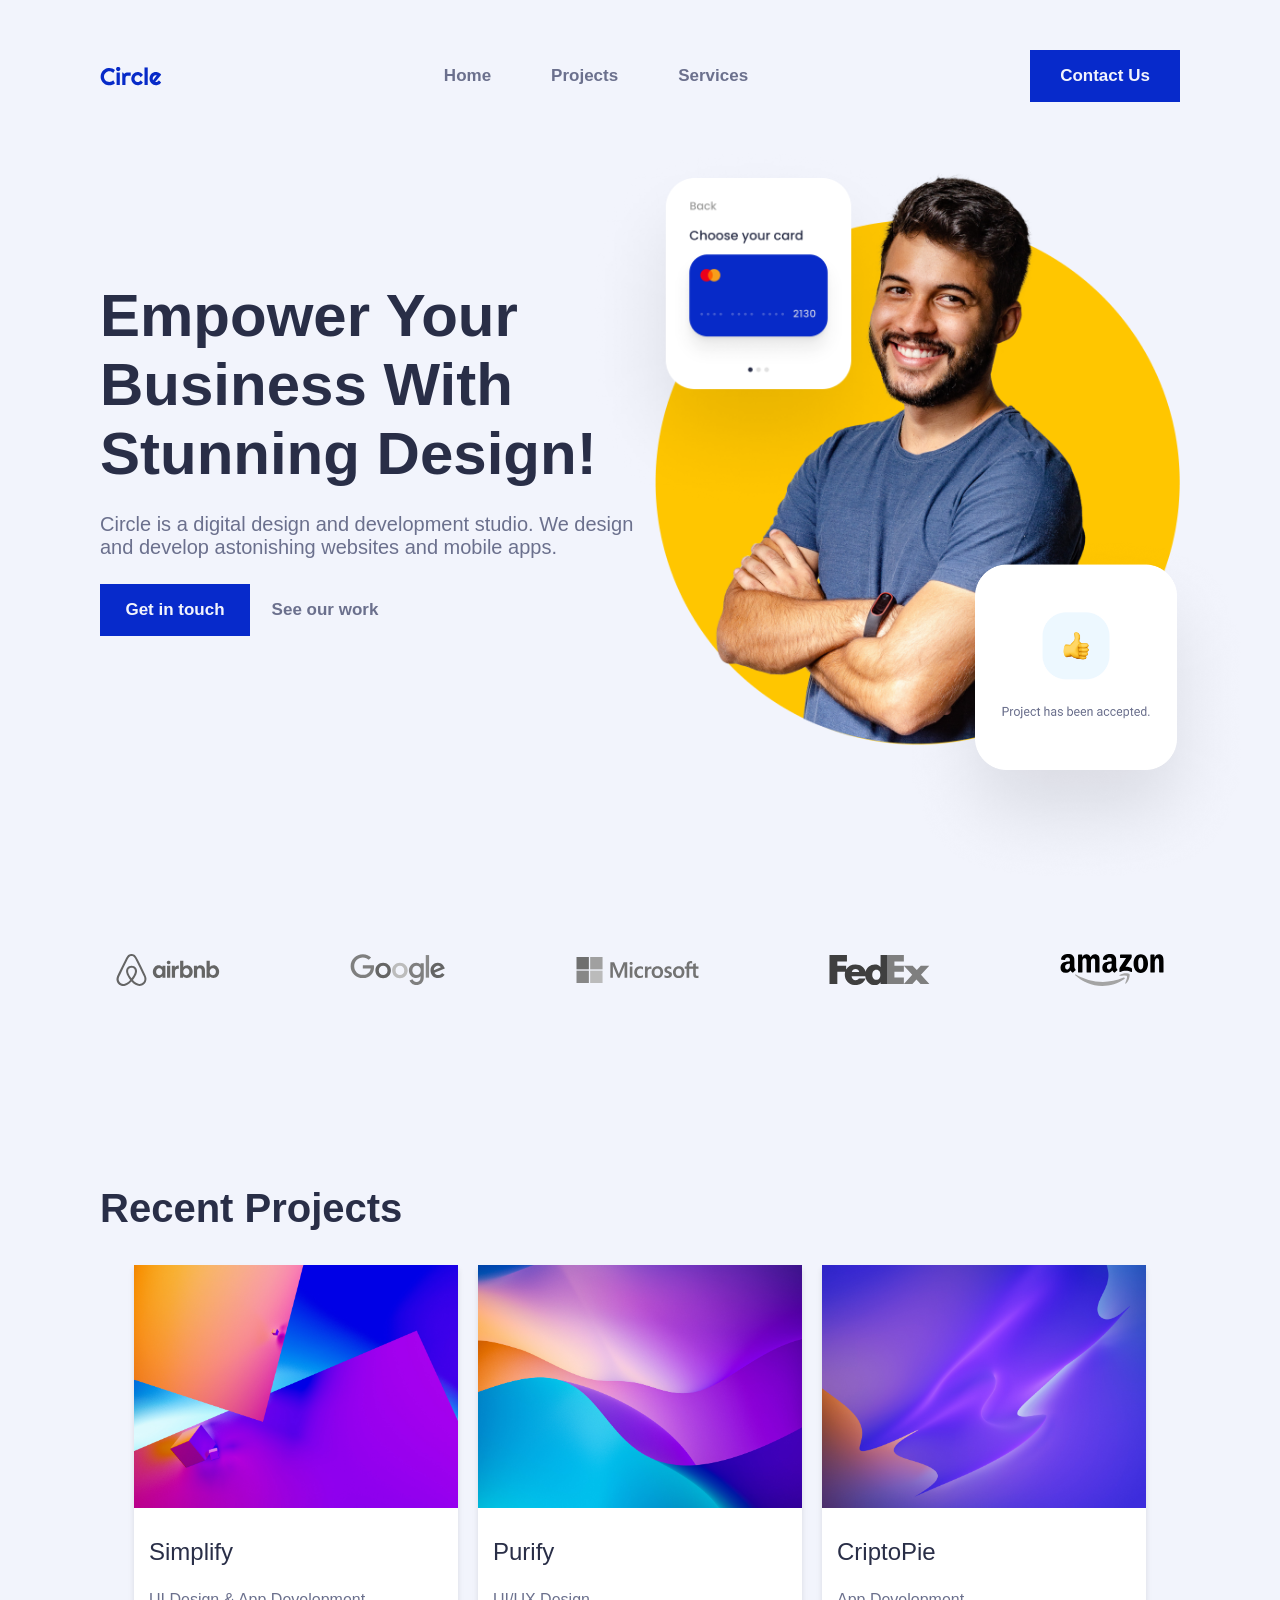
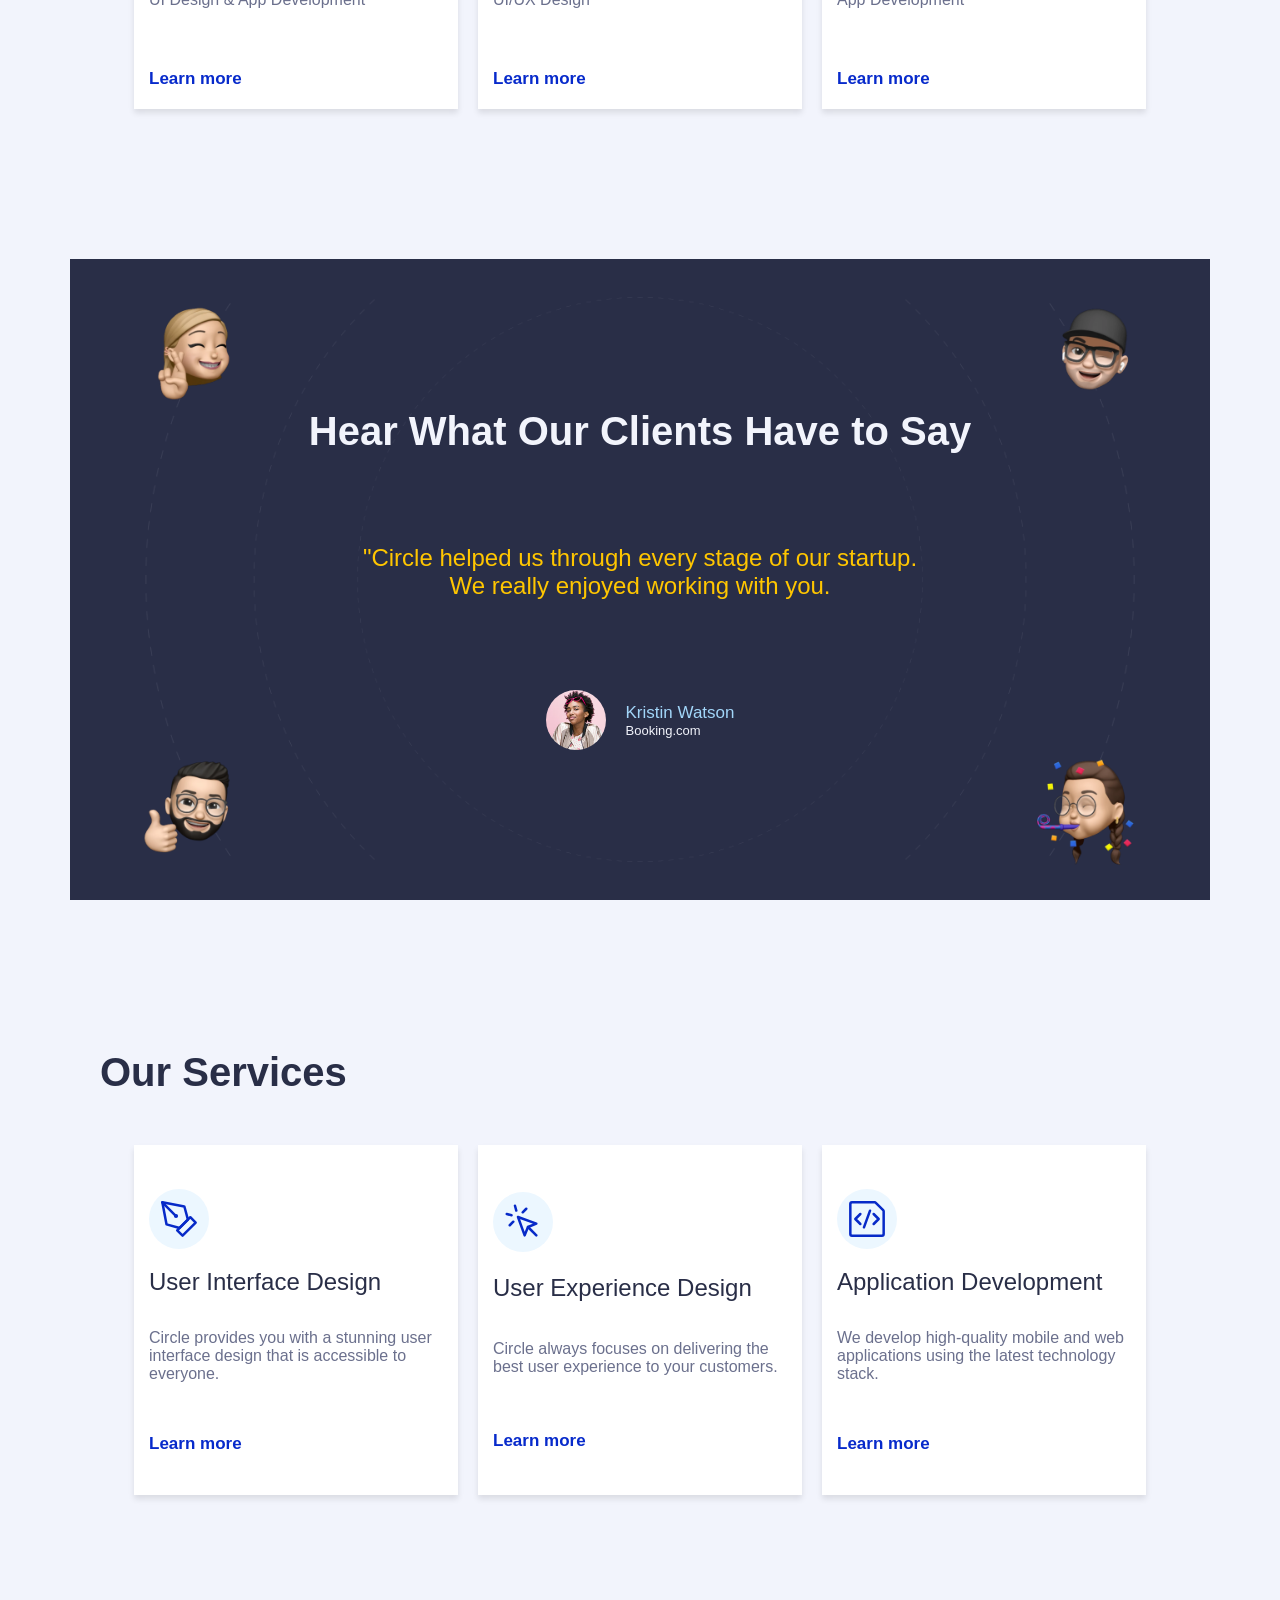
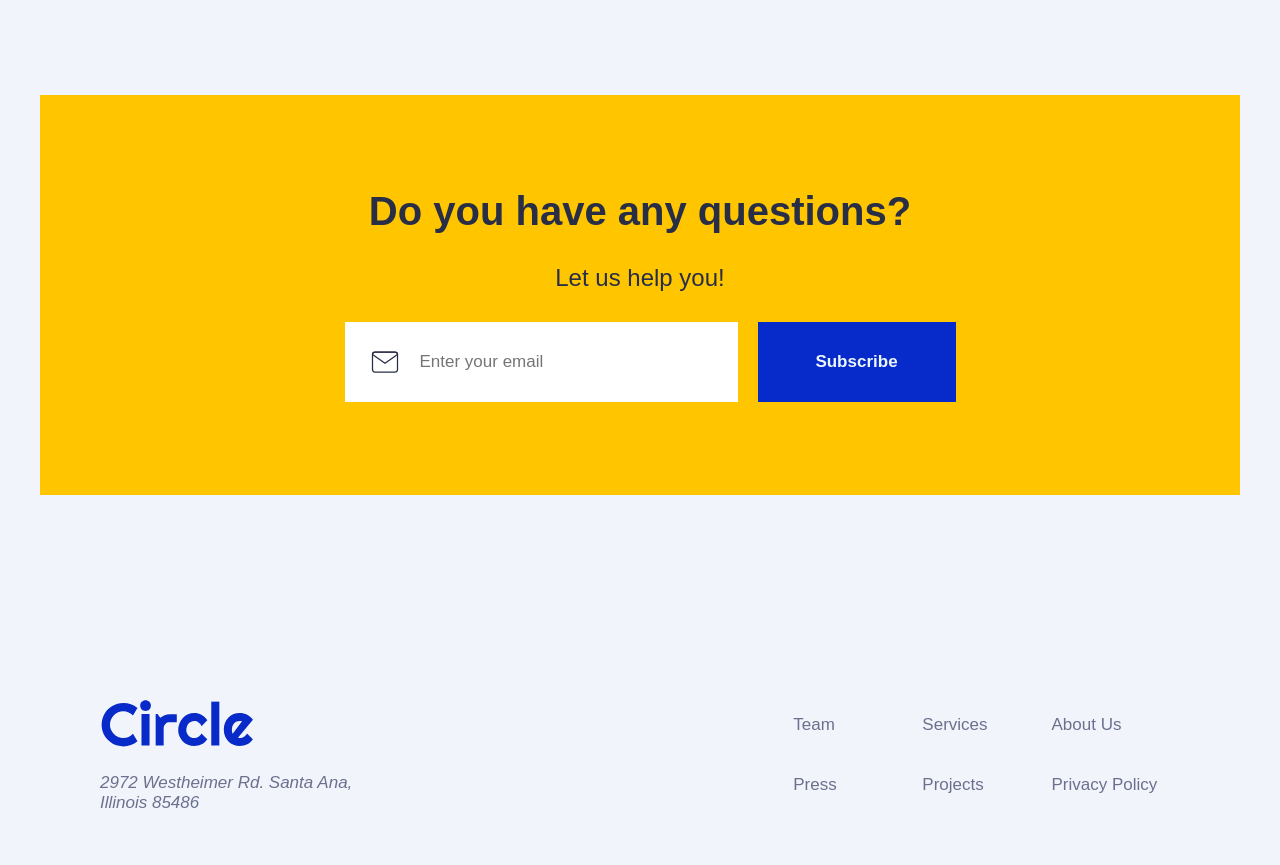
<file: index.html>
<!doctype html>
<html lang="en">
  <head>
    <meta charset="UTF-8" />
    <meta name="viewport" content="width=device-width, initial-scale=1.0" />
    <title>Circle</title>
    <link rel="stylesheet" href="css/style.css" />
  </head>
  <body>
    <header class="main-header">
      <button class="hamburger-btn" id="menu-toggle">
        <span></span>
        <span></span>
        <span></span>
        <span></span>
      </button>
      <img src="project-assets/logos/circle.svg" alt="Circle Logo" />
      <nav>
        <ul class="navbar" id="navbar-links">
          <li><a href="index.html">Home</a></li>
          <li><a href="projects.html">Projects</a></li>
          <li><a href="services.html">Services</a></li>
        </ul>
      </nav>
      <a href="contact.html" class="btn">Contact Us</a>
    </header>

    <section class="hero">
      <div class="hero-text">
        <h1>empower your business with stunning design!</h1>
        <p>
          Circle is a digital design and development studio. We design and
          develop astonishing websites and mobile apps.
        </p>
        <div class="hero-btns">
          <a href="contact.html" class="btn">Get in touch</a>
          <a href="projects.html" class="btn whitebox">See our work</a>
        </div>
      </div>
      <div class="hero-container">
        <img
          class="hero-img-pral"
          src="project-assets/hero-section/hero-image.png"
          alt="hero img"
        />
        <img
          class="hero-top-img zoom"
          src="project-assets/hero-section/card-1.png"
          alt=""
        />
        <img
          class="hero-bottom-img zoom"
          src="project-assets/hero-section/card-2.png"
          alt=""
        />
      </div>
    </section>

    <section class="ad-pages">
      <img src="project-assets/logos/airbnb-logo.svg" alt="Airbnb logo" />
      <img src="project-assets/logos/google-logo.svg" alt="Google logo" />
      <img src="project-assets/logos/microsoft-logo.svg" alt="Microsoft logo" />
      <img src="project-assets/logos/fedex-logo.svg" alt="FedEx logo" />
      <img src="project-assets/logos/amazon-logo.svg" alt="Amazon logo" />
    </section>

    <section id="projects">
      <h3>Recent Projects</h3>
      <div class="cards-container">
        <div class="project card">
          <img src="" alt="Project photo" />
          <h4></h4>
          <p></p>
          <a href="projects.html">Learn more</a>
        </div>

        <div class="project card">
          <img src="" alt="Project photo" />
          <h4></h4>
          <p></p>
          <a href="projects.html">Learn more</a>
        </div>

        <div class="project card">
          <img src="" alt="Project photo" />
          <h4></h4>
          <p></p>
          <a href="projects.html">Learn more</a>
        </div>
      </div>
    </section>

    <section id="testimonial">
      <div class="testimonial-container">
        <img
          src="project-assets/testimonial-section/orbit.png"
          alt="orbit background"
          class="orbit"
        />
        <div class="testimonial-text-container">
          <h3>Hear What Our Clients Have to Say</h3>
          <p class="testimonial-text">
            "Circle helped us through every stage of our startup. <br />We
            really enjoyed working with you.
          </p>
          <div class="testimonial-girl">
            <img src="project-assets/testimonial-section/profile.png" alt="" />
            <div class="testimonial-girl-info">
              <p>Kristin Watson</p>
              <aside>Booking.com</aside>
            </div>
          </div>
        </div>
        <div class="emojis">
          <img
            class="emoji top-left removable"
            src="project-assets/testimonial-section/memoji-1.png"
            alt="emoji1"
          />
          <img
            class="emoji top-right removable"
            src="project-assets/testimonial-section/memoji-2.png"
            alt="emoji2"
          />
          <img
            class="emoji bottom-left removable"
            src="project-assets/testimonial-section/memoji-3.png"
            alt="emoji3"
          />
          <img
            class="emoji bottom-right removable"
            src="project-assets/testimonial-section/memoji-4.png"
            alt="emoji4"
          />
        </div>
      </div>
    </section>

    <section id="services">
      <h3>Our Services</h3>
      <div class="cards-container">
        <article class="service card">
          <div class="icon-service-card">
            <img
              src="project-assets/services-section/icons/1.svg"
              alt="Service 1"
            />
          </div>
          <h4>User Interface Design</h4>
          <p>
            Circle provides you with a stunning user interface design that is
            accessible to everyone.
          </p>
          <a href="services.html">Learn more</a>
        </article>
        <article class="service card">
          <div class="icon-service-card">
            <img
              src="project-assets/services-section/icons/2.svg"
              alt="Service 2"
            />
          </div>
          <h4>User Experience Design</h4>
          <p>
            Circle always focuses on delivering the best user experience to your
            customers.
          </p>
          <a href="services.html">Learn more</a>
        </article>
        <article class="service card">
          <div class="icon-service-card">
            <img
              src="project-assets/services-section/icons/3.svg"
              alt="Service 3"
            />
          </div>
          <h4>Application Development</h4>
          <p>
            We develop high-quality mobile and web applications using the latest
            technology stack.
          </p>
          <a href="services.html">Learn more</a>
        </article>
      </div>
    </section>

    <section id="newsletter">
      <div class="newsletter-container">
        <div class="newsletter-text-container">
          <h3>Do you have any questions?</h3>
          <aside>Let us help you!</aside>
        </div>
        <form action="subcribe" class="newsletter-form">
          <label for="email"></label>
          <div class="form-input">
            <img
              src="project-assets/newsletter/icon/mail.svg"
              alt="email icon"
            />
            <input
              type="email"
              name="email"
              id="email"
              placeholder="Enter your email"
              required
            />
          </div>
          <button type="submit" class="btn form-submit">Subscribe</button>
        </form>
      </div>
    </section>

    <footer>
      <div class="address-info">
        <img src="project-assets/logos/circle.svg" alt="Circle logo" />
        <address>2972 Westheimer Rd. Santa Ana,<br />Illinois 85486</address>
      </div>

      <ul class="footer-info">
        <li><a href="team.html">Team</a></li>
        <li><a href="services.html">Services</a></li>
        <li><a href="about.html">About Us</a></li>
        <li><a href="press.html">Press</a></li>
        <li><a href="projects.html">Projects</a></li>
        <li><a href="privacy.html">Privacy Policy</a></li>
      </ul>
    </footer>
    <script src="js/projects.js"></script>
    <script src="js/main.js"></script>
    <script src="js/contact.js"></script>
  </body>
</html>
</file>
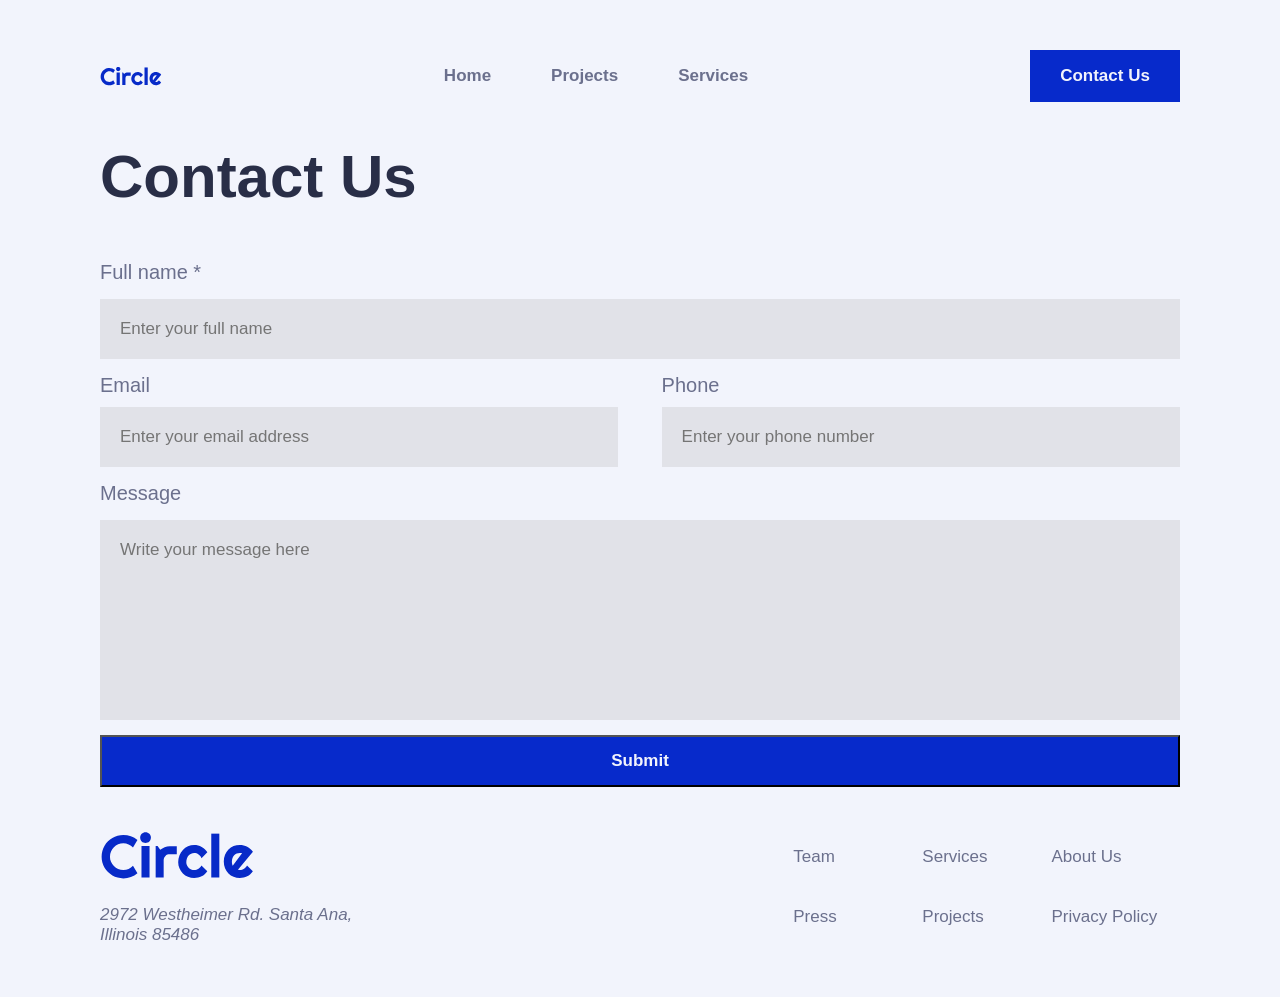
<file: contact.html>
<!doctype html>
<html lang="en">
  <head>
    <meta charset="UTF-8" />
    <meta name="viewport" content="width=device-width, initial-scale=1.0" />
    <title>Circle</title>
    <link rel="stylesheet" href="css/style.css" />
  </head>
  <body>
    <header class="main-header">
      <button class="hamburger-btn" id="menu-toggle">
        <span></span>
        <span></span>
        <span></span>
        <span></span>
      </button>
      <img src="project-assets/logos/circle.svg" alt="Circle Logo" />
      <nav>
        <ul class="navbar" id="navbar-links">
          <li><a href="index.html">Home</a></li>
          <li><a href="projects.html">Projects</a></li>
          <li><a href="services.html">Services</a></li>
        </ul>
      </nav>
      <a href="contact.html" class="btn">Contact Us</a>
    </header>

    <section class="contact-page">
      <h1>Contact Us</h1>
      <form action="contact" class="name-form">
        <label for="name" class="label-form">Full name *</label>
        <input
          type="text"
          id="name"
          name="name"
          placeholder="Enter your full name"
        />

        <div class="form-inline">
          <div class="column-form">
            <label for="email" class="label-form">Email</label>
            <input
              type="email"
              id="email"
              name="email"
              placeholder="Enter your email address"
            />
          </div>
          <div class="column-form">
            <label for="phone" class="label-form">Phone</label>
            <input
              type="text"
              id="phone"
              name="phone"
              placeholder="Enter your phone number"
            />
          </div>
        </div>

        <label for="message" class="label-form">Message</label>
        <textarea
          id="message"
          name="message"
          placeholder="Write your message here"
        ></textarea>
        <button type="submit" class="btn submit">Submit</button>
      </form>
    </section>

    <footer>
      <div class="address-info">
        <img src="project-assets/logos/circle.svg" alt="Circle logo" />
        <address>2972 Westheimer Rd. Santa Ana,<br />Illinois 85486</address>
      </div>

      <ul class="footer-info">
        <li><a href="team.html">Team</a></li>
        <li><a href="services.html">Services</a></li>
        <li><a href="about.html">About Us</a></li>
        <li><a href="press.html">Press</a></li>
        <li><a href="projects.html">Projects</a></li>
        <li><a href="privacy.html">Privacy Policy</a></li>
      </ul>
    </footer>
    <script src="js/main.js"></script>
    <script src="js/contact.js"></script>
  </body>
</html>
</file>
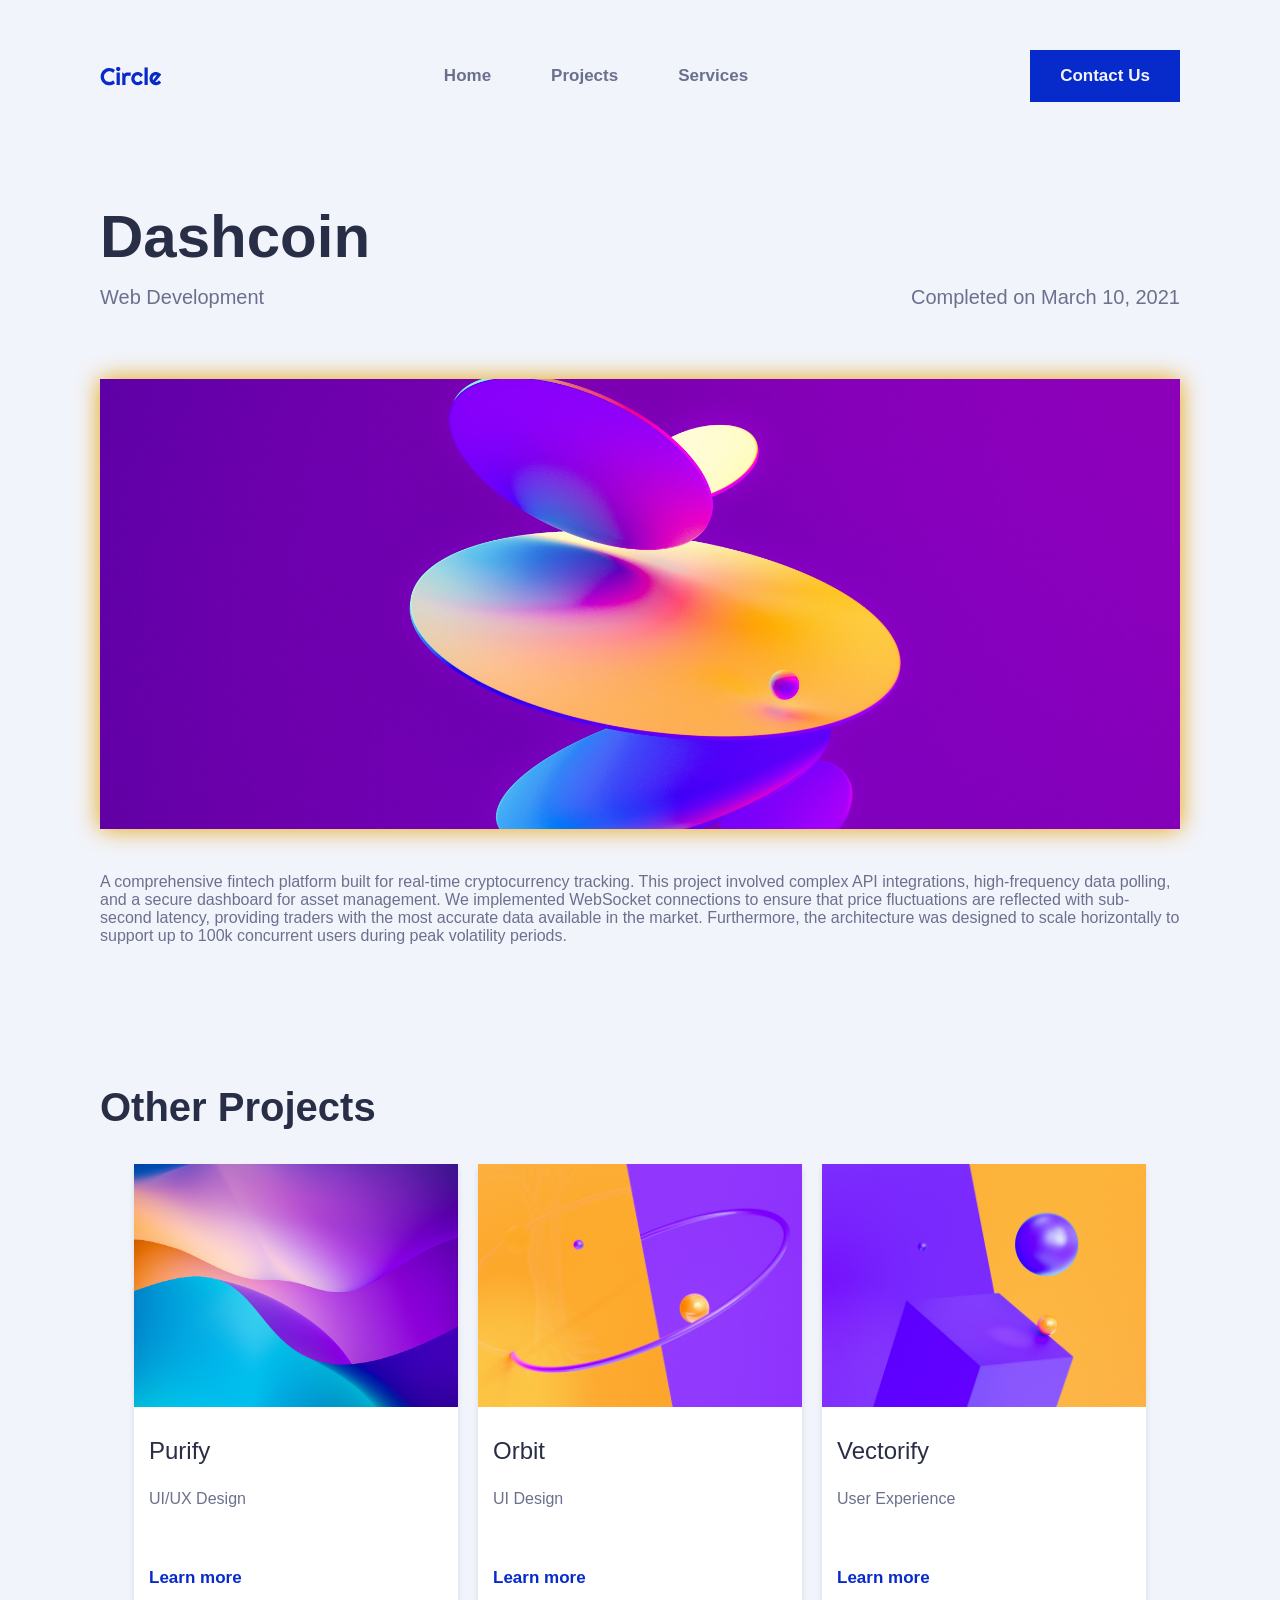
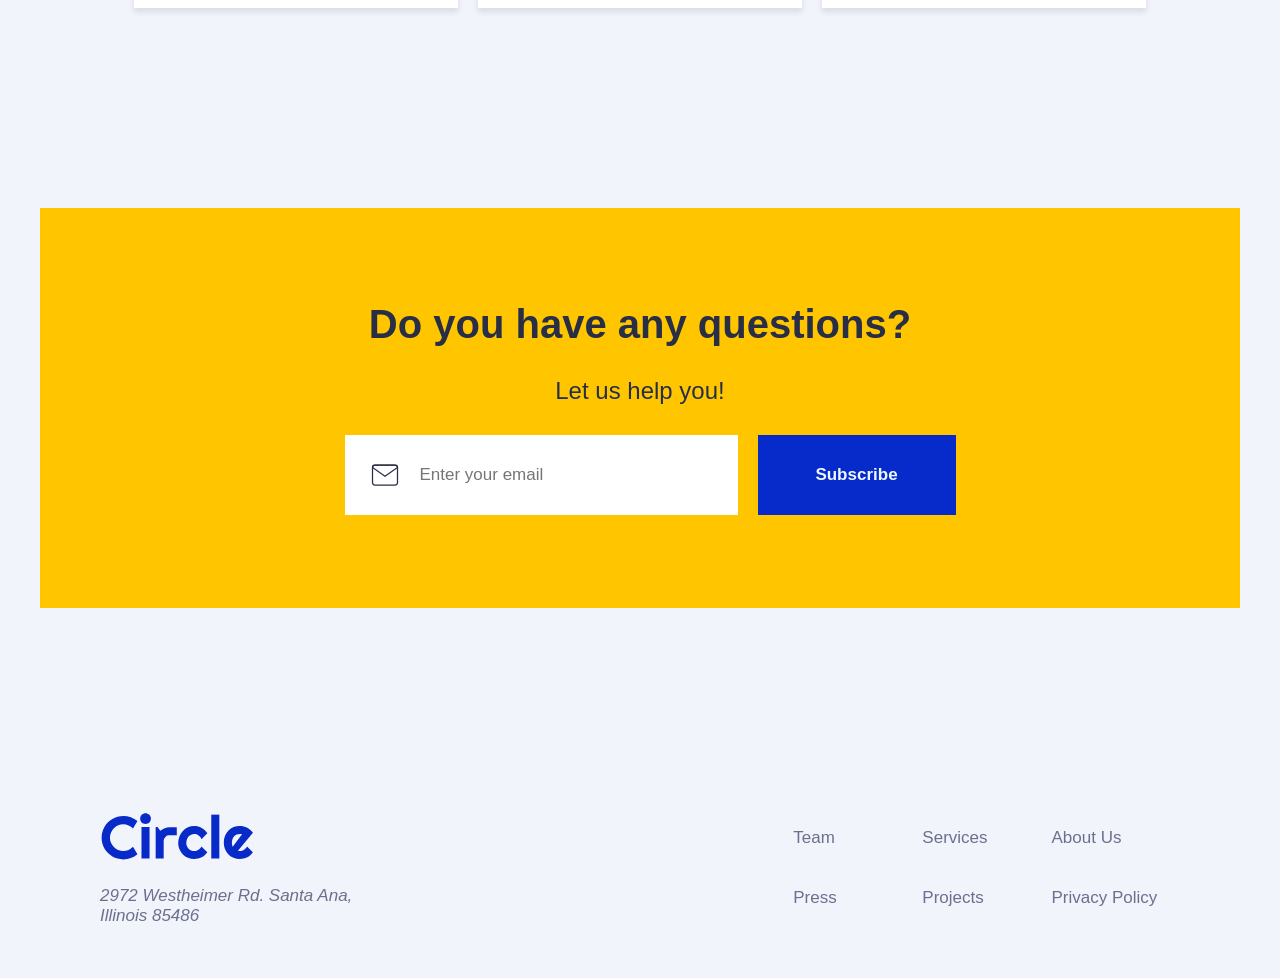
<file: projects.html>
<!doctype html>
<html lang="en">
  <head>
    <meta charset="UTF-8" />
    <meta name="viewport" content="width=device-width, initial-scale=1.0" />
    <title>Circle</title>
    <link rel="stylesheet" href="css/style.css" />
  </head>
  <body>
    <header class="main-header">
      <button class="hamburger-btn" id="menu-toggle">
        <span></span>
        <span></span>
        <span></span>
        <span></span>
      </button>
      <img src="project-assets/logos/circle.svg" alt="Circle Logo" />
      <nav>
        <ul class="navbar" id="navbar-links">
          <li><a href="index.html">Home</a></li>
          <li><a href="projects.html">Projects</a></li>
          <li><a href="services.html">Services</a></li>
        </ul>
      </nav>
      <a href="contact.html" class="btn">Contact Us</a>
    </header>

    <article class="article-project">
      <h1 id="nombre"></h1>
      <div class="author-date-project">
        <p id="descripcion"></p>
        <p class="date">Completed on <span id="fecha-completado"></span></p>
      </div>
      <img id="imagen" src="" alt="projects image" />
      <div class="article-project-content">
        <p id="contenido"></p>
      </div>
    </article>

    <section id="projects">
      <h3>Other Projects</h3>
      <div class="cards-container">
        <div class="project card">
          <img src="" alt="Simplify photo" />
          <h4></h4>
          <p></p>
          <a href="projects.html">Learn more</a>
        </div>

        <div class="project card">
          <img src="" alt="Dashcoin photo" />
          <h4></h4>
          <p></p>
          <a href="projects.html">Learn more</a>
        </div>

        <div class="project card">
          <img src="" alt="Vectorify photo" />
          <h4></h4>
          <p></p>
          <a href="projects.html">Learn more</a>
        </div>
      </div>
    </section>

    <section id="newsletter">
      <div class="newsletter-container">
        <div class="newsletter-text-container">
          <h3>Do you have any questions?</h3>
          <aside>Let us help you!</aside>
        </div>
        <form action="subcribe" class="newsletter-form">
          <label for="email"></label>
          <div class="form-input">
            <img
              src="project-assets/newsletter/icon/mail.svg"
              alt="email icon"
            />
            <input
              type="email"
              name="email"
              id="email"
              placeholder="Enter your email"
              required
            />
          </div>
          <button type="submit" class="btn form-submit">Subscribe</button>
        </form>
      </div>
    </section>

    <footer>
      <div class="address-info">
        <img src="project-assets/logos/circle.svg" alt="Circle logo" />
        <address>2972 Westheimer Rd. Santa Ana,<br />Illinois 85486</address>
      </div>

      <ul class="footer-info">
        <li><a href="team.html">Team</a></li>
        <li><a href="services.html">Services</a></li>
        <li><a href="about.html">About Us</a></li>
        <li><a href="press.html">Press</a></li>
        <li><a href="projects.html">Projects</a></li>
        <li><a href="privacy.html">Privacy Policy</a></li>
      </ul>
    </footer>
    <script src="js/main.js"></script>
    <script src="js/projects.js"></script>
  </body>
</html>
</file>
<file: css/style.css>
html {
  text-align: center;
}
body {
  background-color: #f2f4fc;
}
* {
  margin: 0 auto;
  padding: 0;
  font-family: "Roboto", sans-serif;
  max-width: 1200px;
  box-sizing: border-box;
}
img {
  background-color: transparent;
}
h1,
h2,
h3,
h4 {
  color: #292e47;
  background-color: transparent;
}
h1 {
  font-size: 60px;
  text-transform: capitalize;
}
h2 {
  font-size: 50px;
}
h3 {
  font-size: 40px;
  padding-bottom: 50px;
}
h4 {
  font-size: 24px;
}
p {
  color: #6b708d;
  background-color: transparent;
}
.hamburger-btn {
  display: none;
  flex-direction: column;
  gap: 5px;
}
.hamburger-btn span {
  width: 30px;
  height: 3px;
  transition: all 0.3s ease;
  outline: 1px solid #6b708d;
}
.main-header {
  display: flex;
  align-items: center;
  padding-top: 50px;
  display: flex;
  flex-direction: row;
  justify-content: space-between;
  max-width: 90%;
}
.main-header img {
  margin: 0;
}
.navbar {
  display: flex;
  flex-direction: row;
  list-style: none;
  gap: 60px;
}
.navbar a {
  display: inline-block;
  font-size: 17px;
  font-weight: bold;
  text-decoration: none;
  color: #6b708d;
}
.navbar a:hover {
  transition: all 0.3s ease;
  color: #072acb;
}
.btn {
  display: flex;
  margin: 0;
  font-size: 17px;
  font-weight: bold;
  text-decoration: none;
  color: #f2f4fc;
  width: 150px;
  height: 52px;
  background-color: #072acb;
  align-items: center;
  justify-content: center;
}
.btn:hover {
  color: #ffc600;
  transition: all 0.3s ease;
}
.hero {
  display: flex;
  justify-content: flex-start;
  align-items: center;
  margin: 60px auto;
  max-width: 90%;
}
.hero p {
  font-size: 20px;
  font-weight: 500;
  margin: 25px auto;
}

.hero-btns {
  display: flex;
  flex-direction: row;
  align-items: center;
  justify-content: flex-start;
  text-align: left;
}
.whitebox {
  background-color: transparent;
  color: #6b708d;
}
.whitebox:hover {
  color: #072acb;
  transition: all 0.3s ease;
}
.hero-text {
  text-align: left;
}
.hero-container {
  position: relative;
}
.hero-img-pral {
  position: relative;
  width: 100%;
}
.hero-top-img,
.hero-bottom-img {
  border: none;
  outline: none;
  width: 70%;
  position: absolute;
}
.hero-top-img {
  top: -30px;
  left: -80px;
}
.hero-bottom-img {
  bottom: -140px;
  right: -80px;
}
.ad-pages {
  display: flex;
  max-width: 90%;
  gap: 130px;
  margin: 200px auto;
  padding: 0px;
  flex-flow: row wrap;
  justify-content: center;
}

.ad-pages img {
  margin: 0px;
  padding: 0px;
  filter: grayscale(100%);
}
.ad-pages img:hover {
  filter: grayscale(0%);
  transition: all 0.3s ease;
}
#projects {
  text-align: left;
  margin: 0 auto;
  max-width: 90%;
}
#projects h3 {
  padding-bottom: 34px;
}
.cards-container {
  display: flex;
  flex-flow: row wrap;
  margin: 0 auto;
  justify-content: center;
  gap: 20px;
}
.card {
  min-width: 250px;
  width: 30%;
  display: flex;
  flex-direction: column;
  background-color: #ffffff;
  margin: 0;
}
.card h4,
.card p,
.card a {
  background-color: transparent;
}
.card h4 {
  font-weight: 500;
  margin: 30px 15px 10px;
}
.card p {
  margin: 15px 15px 30px;
}
.card a {
  margin: 30px 15px 20px;
  font-size: 17px;
  font-weight: bold;
  text-decoration: none;
  color: #072acb;
}
.project img {
  width: 100%;
  aspect-ratio: 4/3;
  object-fit: cover;
}

#testimonial {
  margin: 150px 0;
}
.testimonial-container {
  position: relative;
  display: flex;
  width: 95%;
  aspect-ratio: 16/9;
  background-color: #292e47;
  margin-bottom: 50px;
  justify-content: center;
  align-items: center;
}
.testimonial-container img {
  display: flex;
  object-fit: cover;
}
.testimonial-text-container h3 {
  color: #f2f4fc;
}
.testimonial-text-container h3,
.testimonial-text-container p {
  margin: 0;
  padding: 0;
}
.testimonial-text-container {
  gap: 90px;
  position: absolute;
  flex-direction: column;
  display: flex;
  align-items: center;
  justify-content: center;
}
.testimonial-text-container p {
  font-size: 24px;
  color: #ffc600;
}
.testimonial-girl {
  align-items: center;
  justify-content: center;
  display: flex;
}
.testimonial-girl img {
  margin: 0;
  padding: 0;
  border-radius: 100%;
  aspect-ratio: 1/1;
  width: 60px;
  height: 60px;
  margin-right: 20px;
}
.testimonial-girl-info {
  display: flex;
  flex-direction: column;
  align-items: start;
  flex-shrink: 0;
}

.testimonial-girl-info p {
  font-size: 17px;
  color: #a2d6f9;
}
.testimonial-girl-info aside {
  padding: 0;
  margin: 0;
  font-size: 13px;
  color: #f2f4fc;
}

.emoji {
  position: absolute;
  width: 125px;
  height: auto;
  z-index: 1;
}

.top-left {
  top: 5%;
  left: 5%;
}
.top-right {
  top: 5%;
  right: 5%;
}
.bottom-left {
  bottom: 5%;
  left: 5%;
}
.bottom-right {
  bottom: 5%;
  right: 5%;
}
#services {
  width: 90%;
  margin-bottom: 20px;
  text-align: left;
  margin: 50px auto;
}
.service {
  justify-content: space-around;
  height: 350px;
}
.service a {
  padding: 0;
  position: relative;
  bottom: 5%;
}
.service p {
  padding: 0;
}
.service h4 {
  padding: 0;
  margin-top: 10px;
}
.icon-service-card {
  margin: 40px 15px 0;
  border-radius: 50%;
  background-color: #ecf7ff;
  width: 60px;
  height: 60px;
  display: flex;
  align-items: center;
  justify-items: center;
}
.icon-service-card img {
  box-sizing: content-box;
}

#newsletter {
  height: 400px;
  background-color: #ffc600;
  margin: 200px auto;
}
.newsletter-container {
  display: flex;
  flex-direction: column;
  justify-content: center;
  align-items: center;
  height: 100%;
  gap: 30px;
}
.newsletter-text-container {
  display: flex;
  align-items: center;
  flex-direction: column;
  text-align: center;
}
.newsletter-form {
  display: flex;
  justify-content: center;
  align-items: center;
  flex-direction: row;
  gap: 20px;
}

.newsletter-text-container h3 {
  padding: 0px;
  margin-bottom: 30px;
}
.newsletter-text-container aside {
  font-size: 24px;
  color: #292e47;
}

.form-input input {
  width: 393px;
  height: 80px;
  border: none;
  padding: 0 75px;
  font-size: 17px;
}
.form-input img {
  position: absolute;
  padding: 25px;
}
.form-submit {
  width: 198px;
  height: 80px;
  border: none;
  color: #ecf7ff;
  background-color: #072acb;
  font-size: 17px;
  font-weight: bold;
}

footer {
  text-align: left;
  display: flex;
  flex-direction: row;
  align-items: center;
  width: 90%;
  justify-content: space-between;
  margin-bottom: 50px;
  font-size: 17px;
  color: #6b708d;
}

.address-info {
  margin: 0;
}
.address-info img {
  height: 70px;
  width: auto;
  padding: 0 0 20px;
}

.footer-info {
  margin: 0;
  display: flex;
  flex-wrap: wrap;
  justify-content: space-between;
  justify-content: center;
}
.footer-info li {
  list-style: none;
  flex: 0 33%;
  padding: 20px 0;
}
.footer-info a {
  text-decoration: none;
  color: #6b708d;
}

.footer-info a:hover {
  color: #072acb;
  transition: all 0.3s ease;
}
.card {
  box-shadow: 0 4px 6px rgba(0, 0, 0, 0.1);
  transition: box-shadow 0.3s ease;
}

.card:hover {
  transition: all 0.3s ease;
  box-shadow: 0 12px 24px rgba(0, 0, 0, 0.2);
}
.zoom {
  transform: scale(1);
  transition: transform 0.3s ease;
}

.zoom:hover {
  transition: all 0.3s ease;
  transform: scale(1.05);
}
/*PROJECTS.HTML*/
.article-project {
  text-align: left;
  width: 90%;
  margin: 0 auto;
  padding: 100px 0;
}
.article-project h1 {
  padding-bottom: 15px;
}
.article-project img {
  width: 100%;
  height: 450px;
  object-fit: cover;
  filter: drop-shadow(0 0 0.75rem rgb(230, 160, 8));
}
.author-date-project {
  padding-bottom: 70px;
}
.author-date-project {
  display: flex;
  justify-content: space-between;
}
.author-date-project p {
  margin: 0;
  padding: 0;
  font-size: 20px;
  color: #6b708d;
}
.article-project-content {
  margin: 40px 0;
}
.content-wrapper {
  opacity: 0;
  transition: opacity 0.3s ease-in;
}

.is-visible {
  opacity: 1;
}
/*CONTACT PAGE*/
.contact-page {
  width: 90%;
  text-align: left;
  padding: 40px 0;
}
.contact-page h1 {
  margin-bottom: 50px;
}

.name-form {
  display: flex;
  flex-direction: column;
  gap: 15px;
}

.label-form {
  display: block;
  margin-bottom: 10px;
  text-align: left;
  font-size: 20px;
  color: #6b708d;
}

.name-form input,
textarea {
  resize: none;
  width: 100%;
  height: 60px;
  border: none;
  background-color: #e1e2e8;
  padding: 0 20px;
  color: #6b708d;
  font-size: 17px;
  box-sizing: border-box;
}
textarea {
  padding: 20px;
}
.label-form {
  padding: 0;
  margin: 0;
  text-align: left;
}
.form-inline {
  display: flex;
  justify-content: space-between;
  margin: 0;
}

.column-form {
  width: 48%;
  display: flex;
  flex-direction: column;
  justify-content: space-between;
  margin: 0;
}

.column-form .label-form {
  padding-bottom: 10px;
}

#message {
  width: 100%;
  height: 200px;
  align-content: baseline;
}
.submit {
  width: 100%;
}
/*PAGE 404*/
.error-container {
  margin: 200px auto;
  display: flex;
  width: 90%;
  height: 500px;
  background-color: #ffffff;
  justify-content: center;
  align-items: center;
  flex-direction: column;
  gap: 50px;
  border-radius: 8px;
}
@media (max-width: 1024px) {
  h1 {
    font-size: 46px;
  }
  .card {
    width: 45%;
  }
  .emojis {
    display: none;
  }
  .hero-top-img,
  .hero-bottom-img {
    display: none;
  }
  .orbit {
    display: none !important;
  }
}

@media (max-width: 768px) {
  h1 {
    font-size: 36px;
  }
  .main-header {
    width: 100%;
    display: flex;
    flex-wrap: wrap;
    justify-content: space-between;
    align-items: center;
    height: auto;
    margin: 0 auto;
  }
  .btn {
    margin: 0;
  }
  .hamburger-btn {
    order: 1;
    display: flex;
    justify-content: flex-start;
    margin: 0;
  }

  .main-header .btn {
    order: 3;
    text-align: right;
  }
  nav {
    order: 4;
    width: 100%;
  }

  .navbar {
    display: none;
    flex-direction: column;
    width: 100%;
    background-color: #ffffff;
    list-style: none;
    padding-top: 10px;
    margin: 0;
    margin-top: 20px;
    gap: 10px;
    border-radius: 2%;
  }
  .testimonial-text-container {
    gap: 50px;
    border-top: 15px solid #292e47;
    border-bottom: 15px solid #292e47;
  }
  .testimonial-text-container h3,
  .testimonial-text {
    width: 95%;
  }
  .navbar li {
    border-bottom: 1px #072acb solid;
    width: 100%;
  }
  .navbar.show {
    display: flex;
  }
  .hero {
    margin: 30px auto;
    flex-direction: column;
  }
  .hero-text {
    text-align: center;
    margin-bottom: 30px;
  }
  .hero-btns {
    justify-content: space-evenly;
  }
  .ad-pages {
    margin: 150px auto;
    gap: 50px;
  }
  .card {
    width: 100%;
  }
  #projects h3 {
    text-align: center;
  }
  #services h3 {
    text-align: center;
  }
  .newsletter-container {
    gap: 10px;
  }
  .newsletter-form {
    flex-direction: column;
  }
  footer {
    flex-direction: column;
  }
  .address-info {
    margin-bottom: 50px;
    display: flex;
    justify-content: left;
    flex-direction: column;
  }
  #projects {
    margin-bottom: 250px;
  }

  .testimonial-text-container {
    width: 100%;
    background-color: #292e47;
  }
  .author-date-project {
    flex-direction: column;
  }
  .author-date-project p {
    font-size: 17px;
  }
  .article-project {
    padding-top: 50px;
  }
  #email {
    width: 350px;
  }
}
</file>
